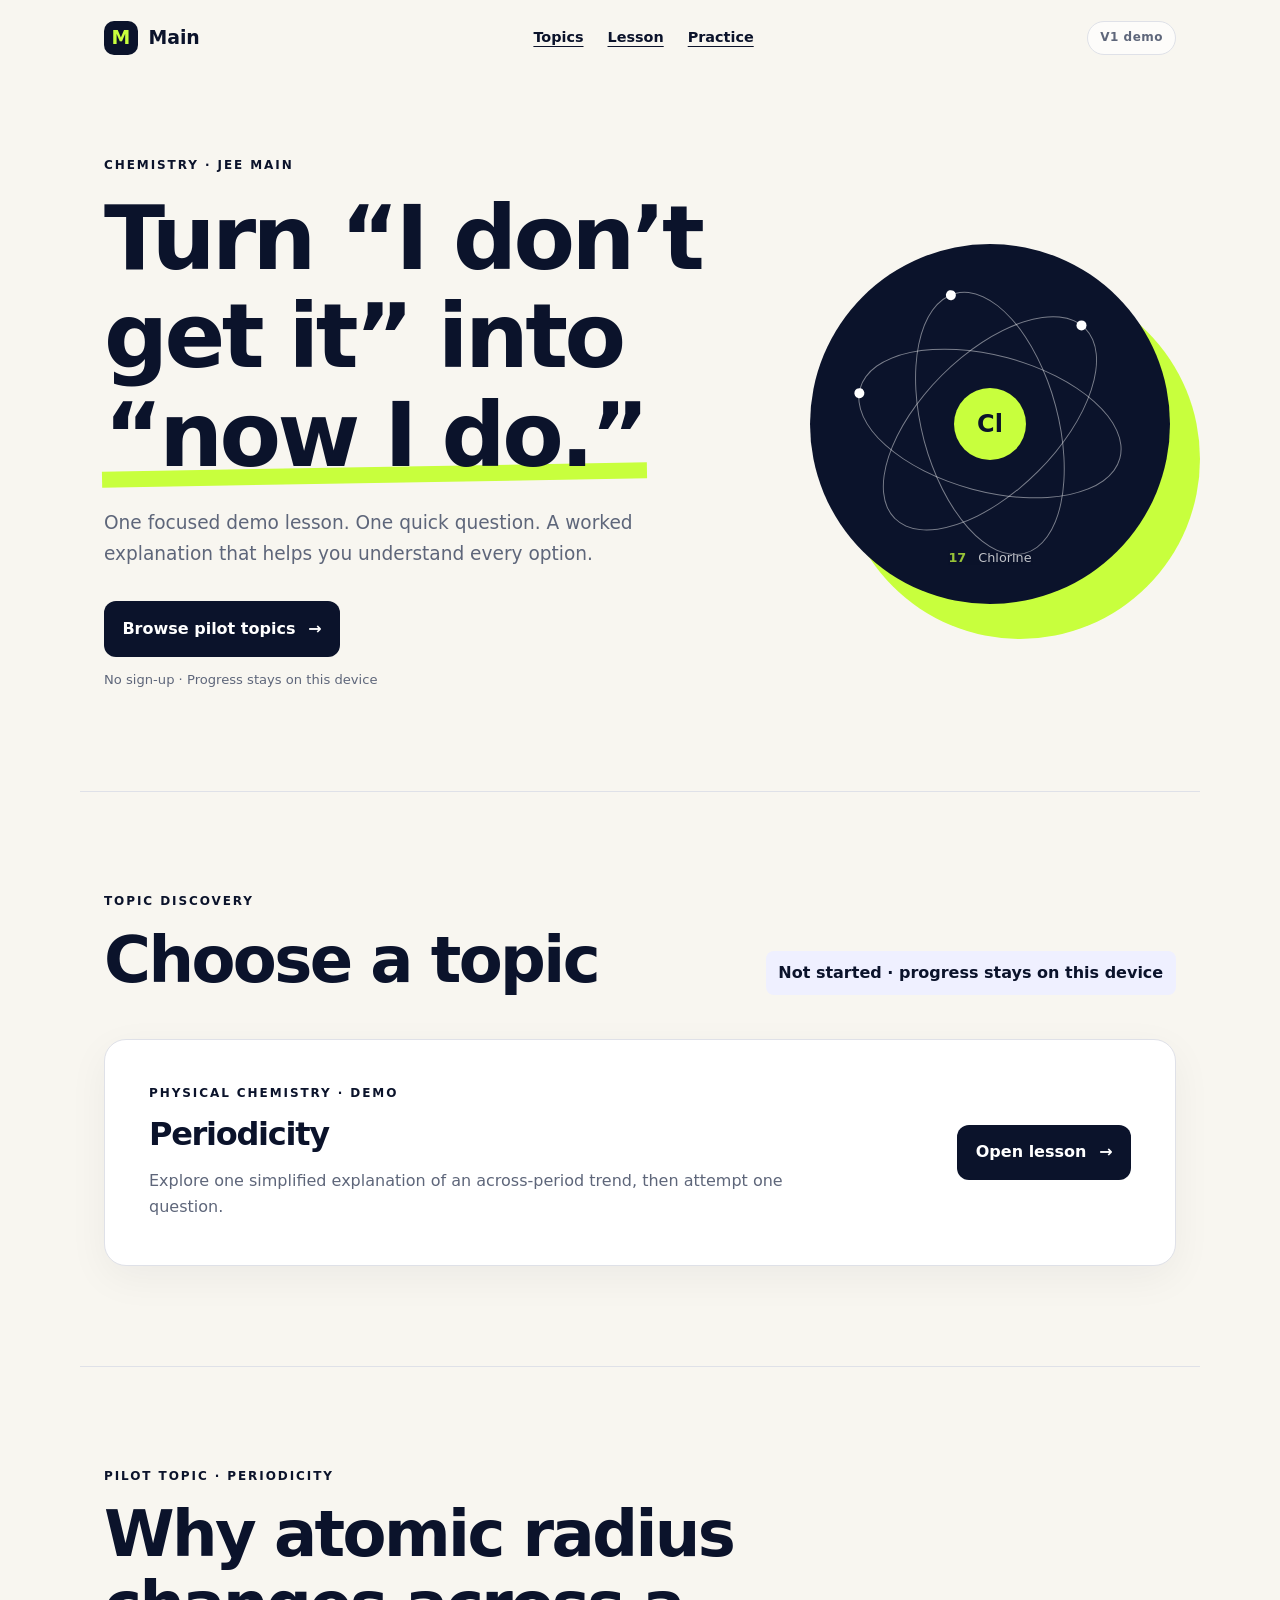
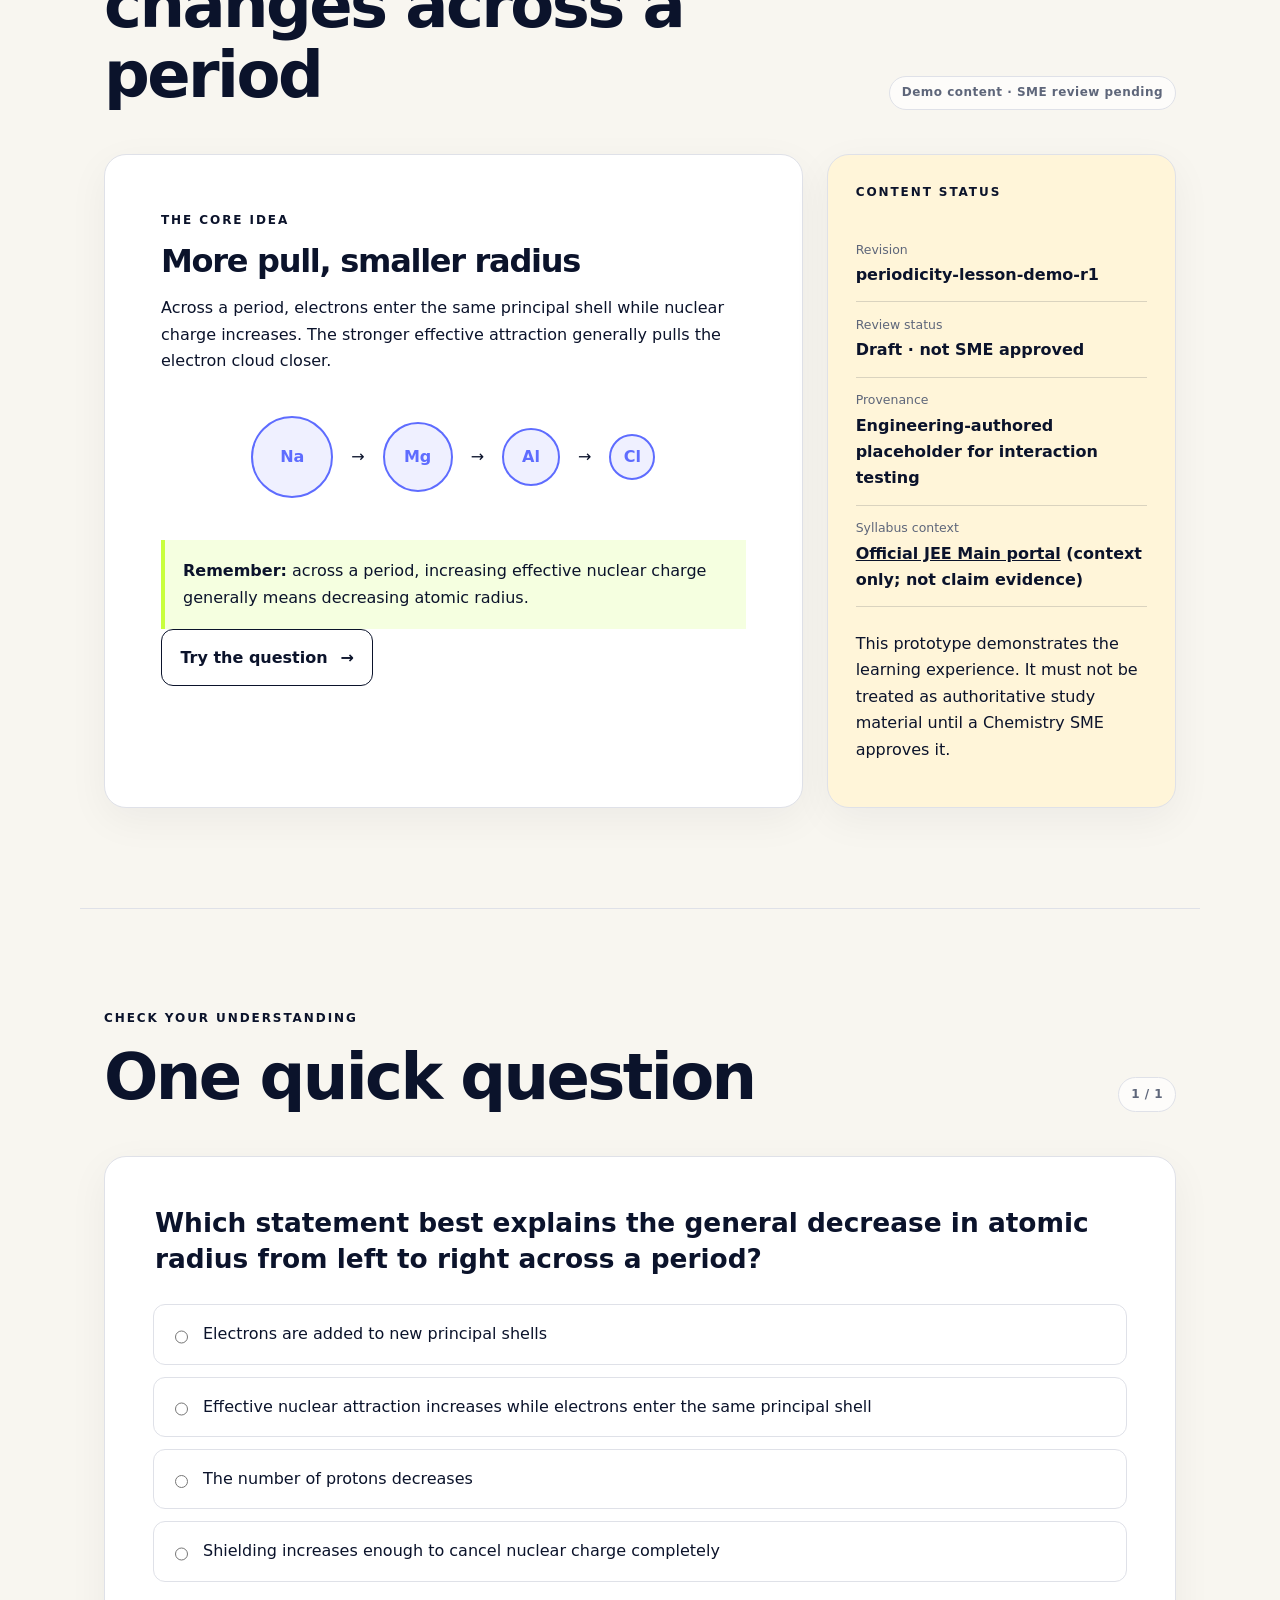
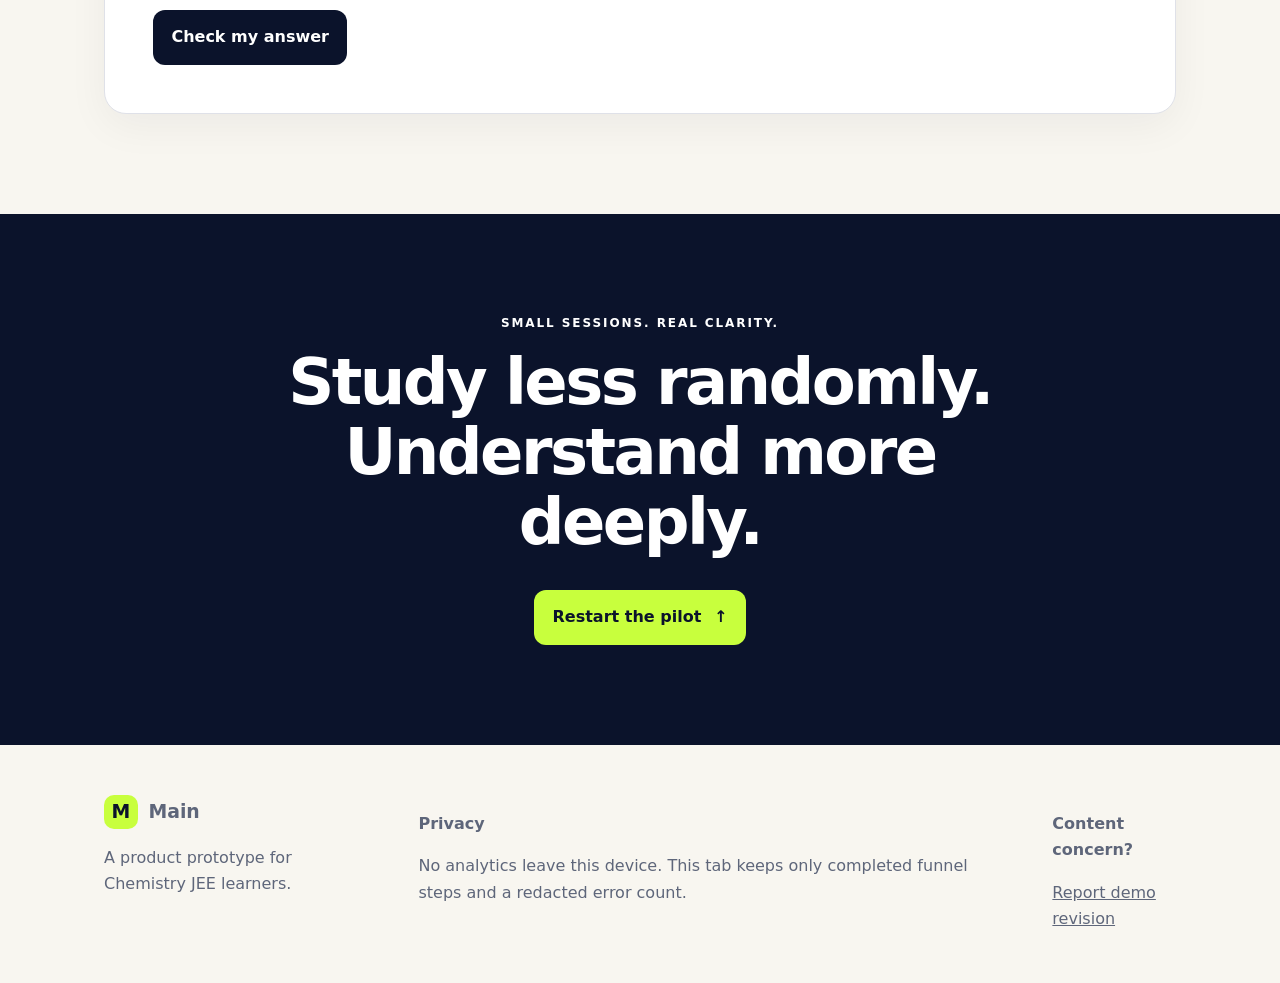
<file: index.html>
<!doctype html>
<html lang="en">
<head>
  <meta charset="utf-8">
  <meta name="viewport" content="width=device-width, initial-scale=1">
  <meta name="description" content="A mobile-first Chemistry practice loop for JEE Main learners.">
  <meta name="theme-color" content="#0b132b">
  <meta http-equiv="Content-Security-Policy" content="default-src 'self'; style-src 'self'; script-src 'self'; img-src 'self' data:; connect-src 'none'; object-src 'none'; base-uri 'none'; form-action 'self' mailto:">
  <title>Main — Chemistry, made clear</title>
  <link rel="stylesheet" href="styles.css">
  <script src="observability-core.js" defer></script>
  <script src="observability.js" defer></script>
  <script src="app-core.js" defer></script>
  <script src="app.js" defer></script>
</head>
<body>
  <a class="skip-link" href="#main">Skip to content</a>
  <header class="site-header">
    <a class="brand" href="#top" aria-label="Main home"><span aria-hidden="true">M</span>Main</a>
    <nav aria-label="Primary navigation"><a href="#topics">Topics</a><a href="#lesson">Lesson</a><a href="#practice">Practice</a></nav>
    <span class="pilot-chip">V1 demo</span>
  </header>

  <main id="main">
    <section class="hero" id="top">
      <div class="hero-copy">
        <p class="eyebrow">CHEMISTRY · JEE MAIN</p>
        <h1>Turn “I don’t get it” into <em>“now I do.”</em></h1>
        <p class="lede">One focused demo lesson. One quick question. A worked explanation that helps you understand every option.</p>
        <a class="button button-primary" href="#topics">Browse pilot topics <span aria-hidden="true">→</span></a>
        <p class="microcopy">No sign-up · Progress stays on this device</p>
      </div>
      <div class="orbital-card" aria-label="Decorative atom illustration">
        <div class="orbit orbit-one"><span></span></div>
        <div class="orbit orbit-two"><span></span></div>
        <div class="orbit orbit-three"><span></span></div>
        <div class="nucleus">Cl</div>
        <p><strong>17</strong> Chlorine</p>
      </div>
    </section>

    <section class="topics shell" id="topics" aria-labelledby="topics-title">
      <div class="section-heading">
        <div><p class="eyebrow">TOPIC DISCOVERY</p><h2 id="topics-title">Choose a topic</h2></div>
        <p id="progress-status" class="progress-status">Not started · progress stays on this device</p>
      </div>
      <article class="topic-card">
        <div><p class="card-kicker">PHYSICAL CHEMISTRY · DEMO</p><h3>Periodicity</h3><p>Explore one simplified explanation of an across-period trend, then attempt one question.</p></div>
        <a class="button button-primary" href="#lesson" data-funnel-step="topic_opened">Open lesson <span aria-hidden="true">→</span></a>
      </article>
      <p id="storage-notice" class="notice" role="status" hidden>Device storage is unavailable. You can still complete the session, but progress will last only in this tab.</p>
    </section>

    <section class="lesson shell" id="lesson">
      <div class="section-heading">
        <div>
          <p class="eyebrow">PILOT TOPIC · PERIODICITY</p>
          <h2>Why atomic radius changes across a period</h2>
        </div>
        <span class="review-badge">Demo content · SME review pending</span>
      </div>

      <div class="lesson-grid">
        <article class="concept-card">
          <p class="card-kicker">THE CORE IDEA</p>
          <h3>More pull, smaller radius</h3>
          <p>Across a period, electrons enter the same principal shell while nuclear charge increases. The stronger effective attraction generally pulls the electron cloud closer.</p>
          <div class="trend" aria-label="Illustration showing radius generally decreases from sodium to chlorine">
            <span class="atom atom-xl">Na</span><span aria-hidden="true">→</span>
            <span class="atom atom-lg">Mg</span><span aria-hidden="true">→</span>
            <span class="atom atom-md">Al</span><span aria-hidden="true">→</span>
            <span class="atom atom-sm">Cl</span>
          </div>
          <p class="takeaway"><strong>Remember:</strong> across a period, increasing effective nuclear charge generally means decreasing atomic radius.</p>
          <a class="button button-secondary lesson-action" href="#practice" data-funnel-step="lesson_viewed">Try the question <span aria-hidden="true">→</span></a>
        </article>

        <aside class="trust-card">
          <p class="card-kicker">CONTENT STATUS</p>
          <dl>
            <div><dt>Revision</dt><dd>periodicity-lesson-demo-r1</dd></div>
            <div><dt>Review status</dt><dd>Draft · not SME approved</dd></div>
            <div><dt>Provenance</dt><dd>Engineering-authored placeholder for interaction testing</dd></div>
            <div><dt>Syllabus context</dt><dd><a href="https://jeemain.nta.nic.in/" target="_blank" rel="noopener noreferrer">Official JEE Main portal</a> (context only; not claim evidence)</dd></div>
          </dl>
          <p>This prototype demonstrates the learning experience. It must not be treated as authoritative study material until a Chemistry SME approves it.</p>
        </aside>
      </div>
    </section>

    <section class="quiz shell" id="practice" aria-labelledby="quiz-title">
      <div class="section-heading">
        <div>
          <p class="eyebrow">CHECK YOUR UNDERSTANDING</p>
          <h2 id="quiz-title">One quick question</h2>
        </div>
        <span class="counter">1 / 1</span>
      </div>

      <form id="quiz-form" class="question-card">
        <fieldset>
          <legend>Which statement best explains the general decrease in atomic radius from left to right across a period?</legend>
          <label class="option"><input type="radio" name="answer" value="a"><span>Electrons are added to new principal shells</span></label>
          <label class="option"><input type="radio" name="answer" value="b"><span>Effective nuclear attraction increases while electrons enter the same principal shell</span></label>
          <label class="option"><input type="radio" name="answer" value="c"><span>The number of protons decreases</span></label>
          <label class="option"><input type="radio" name="answer" value="d"><span>Shielding increases enough to cancel nuclear charge completely</span></label>
        </fieldset>
        <p class="form-error" id="form-error" role="alert" tabindex="-1" hidden>Choose an answer before checking.</p>
        <button class="button button-primary" type="submit">Check my answer</button>
      </form>

      <section class="result-card" id="result" tabindex="-1" aria-live="polite" hidden>
        <p class="result-label" id="result-label"></p>
        <h3 id="result-title"></h3>
        <p id="result-copy"></p>
        <p id="option-rationale" class="rationale"></p>
        <p class="content-caveat"><strong>Content boundary:</strong> this explanation is draft demo copy pending qualified Chemistry JEE review. Do not treat it as authoritative study guidance.</p>
        <div class="progress-row">
          <span>Session complete</span>
          <progress value="100" max="100">100%</progress>
          <strong>100%</strong>
        </div>
        <button class="button button-secondary" id="reset-progress" type="button">Reset progress</button>
      </section>
    </section>

    <section class="closing shell">
      <p class="eyebrow">SMALL SESSIONS. REAL CLARITY.</p>
      <h2>Study less randomly.<br>Understand more deeply.</h2>
      <a class="button button-light" href="#lesson">Restart the pilot <span aria-hidden="true">↑</span></a>
    </section>
  </main>

  <footer>
    <div><a class="brand brand-footer" href="#top"><span aria-hidden="true">M</span>Main</a><p>A product prototype for Chemistry JEE learners.</p></div>
    <div><p><strong>Privacy</strong></p><p>No analytics leave this device. This tab keeps only completed funnel steps and a redacted error count.</p></div>
    <div><p><strong>Content concern?</strong></p><a href="mailto:content@example.com?subject=Main%20periodicity-lesson-demo-r1%20content%20concern">Report demo revision</a></div>
  </footer>
</body>
</html>
</file>
<file: styles.css>
:root {
  --ink: #0b132b;
  --muted: #5e667a;
  --paper: #f8f6f0;
  --white: #fff;
  --lime: #c8ff3d;
  --blue: #5e6cff;
  --line: #dfe1e8;
  --warm: #fff5d9;
  --max: 1120px;
}

* { box-sizing: border-box; }
html { scroll-behavior: smooth; }
body { margin: 0; color: var(--ink); background: var(--paper); font: 16px/1.65 system-ui, -apple-system, BlinkMacSystemFont, 'Segoe UI', sans-serif; }
a { color: inherit; }
button, input { font: inherit; }
.skip-link { position: fixed; left: 1rem; top: -5rem; z-index: 20; padding: .75rem 1rem; background: var(--lime); font-weight: 700; }
.skip-link:focus { top: 1rem; }
.site-header { min-height: 76px; max-width: var(--max); margin: auto; padding: 12px 24px; display: flex; align-items: center; justify-content: space-between; gap: 20px; }
.site-header nav { display: flex; gap: 20px; }
.site-header nav a { padding: 8px 2px; font-size: .9rem; font-weight: 700; text-underline-offset: 4px; }
.brand { display: inline-flex; align-items: center; gap: .65rem; font-size: 1.18rem; font-weight: 800; text-decoration: none; }
.brand span { display: grid; place-items: center; width: 34px; height: 34px; border-radius: 10px; color: var(--lime); background: var(--ink); }
.pilot-chip, .review-badge, .counter { border: 1px solid var(--line); border-radius: 99px; padding: .4rem .75rem; color: var(--muted); background: rgba(255,255,255,.7); font-size: .75rem; font-weight: 700; letter-spacing: .04em; }
.hero { min-height: 620px; max-width: var(--max); margin: auto; padding: 80px 24px 100px; display: grid; grid-template-columns: 1.25fr .75fr; align-items: center; gap: 80px; }
.eyebrow, .card-kicker { margin: 0 0 .8rem; font-size: .75rem; font-weight: 800; letter-spacing: .16em; }
h1, h2, h3 { font-family: inherit; line-height: 1.1; letter-spacing: -.04em; }
h1 { max-width: 720px; margin: 0 0 1.5rem; font-size: clamp(3rem, 7vw, 5.8rem); }
h1 em { position: relative; font-style: normal; z-index: 0; }
h1 em::after { content: ''; position: absolute; left: -.02em; right: -.02em; bottom: .04em; height: .18em; background: var(--lime); z-index: -1; transform: rotate(-1deg); }
.lede { max-width: 600px; margin: 0 0 2rem; color: var(--muted); font-size: 1.16rem; }
.button { display: inline-flex; align-items: center; justify-content: center; gap: .8rem; border: 0; border-radius: 12px; padding: .9rem 1.15rem; font-weight: 800; text-decoration: none; cursor: pointer; transition: transform .15s, box-shadow .15s; }
.button:hover { transform: translateY(-2px); box-shadow: 0 8px 22px rgba(11,19,43,.15); }
.button:focus-visible, a:focus-visible, input:focus-visible + span { outline: 3px solid var(--blue); outline-offset: 3px; }
.button-primary { color: var(--white); background: var(--ink); }
.button-secondary { color: var(--ink); background: transparent; border: 1px solid var(--ink); }
.button-light { color: var(--ink); background: var(--lime); }
.microcopy { margin: .8rem 0 0; color: var(--muted); font-size: .82rem; }
.orbital-card { position: relative; width: min(360px, 78vw); aspect-ratio: 1; display: grid; place-items: center; border-radius: 50%; background: var(--ink); color: white; overflow: hidden; justify-self: center; box-shadow: 30px 35px 0 var(--lime); }
.orbital-card p { position: absolute; bottom: 35px; margin: 0; font-size: .8rem; opacity: .75; }
.orbital-card p strong { margin-right: .5rem; color: var(--lime); }
.nucleus { display: grid; place-items: center; width: 72px; height: 72px; border-radius: 50%; color: var(--ink); background: var(--lime); font: 800 1.5rem system-ui, sans-serif; z-index: 2; }
.orbit { position: absolute; width: 75%; height: 38%; border: 1px solid rgba(255,255,255,.45); border-radius: 50%; }
.orbit-one { transform: rotate(15deg); }.orbit-two { transform: rotate(75deg); }.orbit-three { transform: rotate(135deg); }
.orbit span { position: absolute; top: 50%; left: -5px; width: 10px; height: 10px; border-radius: 50%; background: white; }
.shell { max-width: var(--max); margin: auto; padding: 100px 24px; }
.topics { border-top: 1px solid var(--line); }
.topic-card { display: flex; align-items: center; justify-content: space-between; gap: 32px; padding: clamp(24px, 5vw, 44px); border: 1px solid var(--line); border-radius: 22px; background: var(--white); box-shadow: 0 12px 40px rgba(11,19,43,.05); }
.topic-card h3 { margin: 0 0 .6rem; font-size: 2rem; }
.topic-card p:last-child { max-width: 650px; margin-bottom: 0; color: var(--muted); }
.progress-status { margin: 0; padding: .55rem .8rem; border-radius: 8px; background: #eff0ff; font-weight: 700; }
.notice { padding: 14px 18px; border-left: 4px solid #9b6b00; background: var(--warm); }
.section-heading { display: flex; align-items: end; justify-content: space-between; gap: 32px; margin-bottom: 44px; }
h2 { max-width: 720px; margin: 0; font-size: clamp(2.2rem, 5vw, 4rem); }
.lesson { border-top: 1px solid var(--line); }
.lesson-grid { display: grid; grid-template-columns: 2fr 1fr; gap: 24px; }
.concept-card, .trust-card, .question-card, .result-card { border: 1px solid var(--line); border-radius: 22px; background: var(--white); box-shadow: 0 12px 40px rgba(11,19,43,.05); }
.concept-card { padding: clamp(24px, 5vw, 56px); }
.concept-card h3 { margin: 0 0 1rem; font-size: 2rem; }
.trend { display: flex; align-items: center; justify-content: center; gap: clamp(5px,2vw,18px); margin: 42px 0; }
.atom { display: grid; place-items: center; flex: none; border: 2px solid var(--blue); border-radius: 50%; color: var(--blue); background: #eff0ff; font-weight: 800; }
.atom-xl { width: 82px; height: 82px; }.atom-lg { width: 70px; height: 70px; }.atom-md { width: 58px; height: 58px; }.atom-sm { width: 46px; height: 46px; }
.takeaway { margin: 0; padding: 18px; border-left: 4px solid var(--lime); background: #f5ffe0; }
.trust-card { padding: 28px; background: var(--warm); }
.trust-card dl { margin: 1.5rem 0; }.trust-card dl div { padding: .8rem 0; border-bottom: 1px solid rgba(11,19,43,.15); }.trust-card dt { color: var(--muted); font-size: .78rem; }.trust-card dd { margin: .1rem 0 0; font-weight: 700; }
.quiz { border-top: 1px solid var(--line); }
.question-card, .result-card { padding: clamp(24px, 5vw, 48px); }
fieldset { display: grid; gap: 12px; margin: 0 0 28px; padding: 0; border: 0; }
legend { margin-bottom: 28px; font-size: clamp(1.2rem,3vw,1.65rem); font-weight: 700; line-height: 1.35; }
.option { display: flex; gap: 12px; padding: 16px; border: 1px solid var(--line); border-radius: 12px; cursor: pointer; }
.option:hover { border-color: var(--blue); background: #f7f7ff; }.option input { margin-top: .3rem; accent-color: var(--blue); }
.form-error { color: #a3261f; font-weight: 700; }
.result-card { margin-top: 20px; background: #f5ffe0; border-color: #badd67; }
.result-label { color: #37620b; font-weight: 800; letter-spacing: .1em; }.result-card h3 { margin: 0 0 .75rem; font-size: 1.8rem; }
.rationale { padding: 16px; border-radius: 10px; background: var(--white); }
.content-caveat { color: #594400; font-size: .9rem; }
.progress-row { display: grid; grid-template-columns: auto 1fr auto; align-items: center; gap: 12px; margin: 28px 0; }
progress { width: 100%; height: 10px; accent-color: #5b8f1a; }
.closing { max-width: none; text-align: center; color: white; background: var(--ink); }.closing h2 { margin: 0 auto 2rem; }
footer { max-width: var(--max); margin: auto; padding: 50px 24px; display: flex; justify-content: space-between; gap: 40px; color: var(--muted); }.brand-footer span { color: var(--ink); background: var(--lime); }

@media (max-width: 760px) {
  .hero { min-height: auto; padding-top: 50px; grid-template-columns: 1fr; gap: 60px; }
  .orbital-card { width: min(300px,75vw); box-shadow: 18px 22px 0 var(--lime); }
  .site-header nav { display: none; }
  .topic-card { align-items: stretch; flex-direction: column; }
  .lesson-grid { grid-template-columns: 1fr; }.section-heading { align-items: flex-start; flex-direction: column; }.shell { padding-block: 72px; }
  footer { flex-direction: column; }
}

@media (prefers-reduced-motion: reduce) { html { scroll-behavior: auto; } * { transition: none !important; } }
</file>
